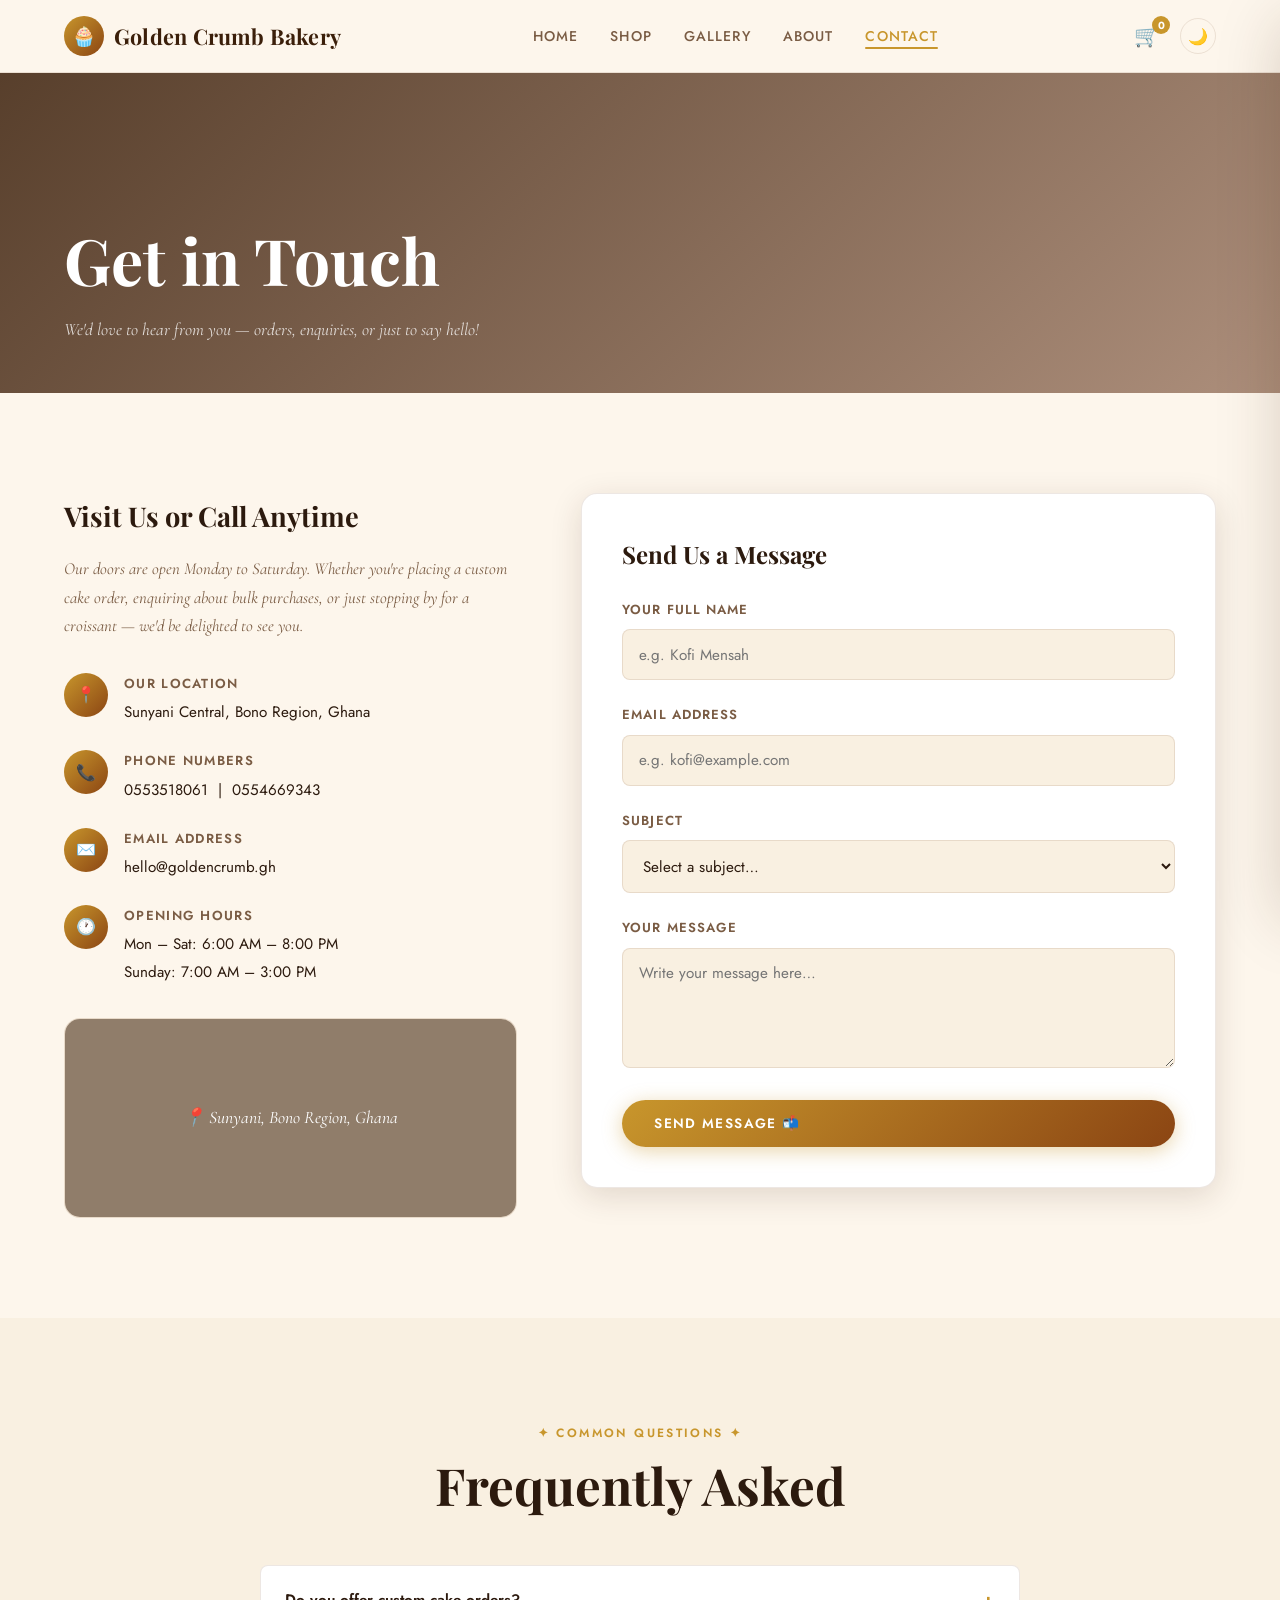
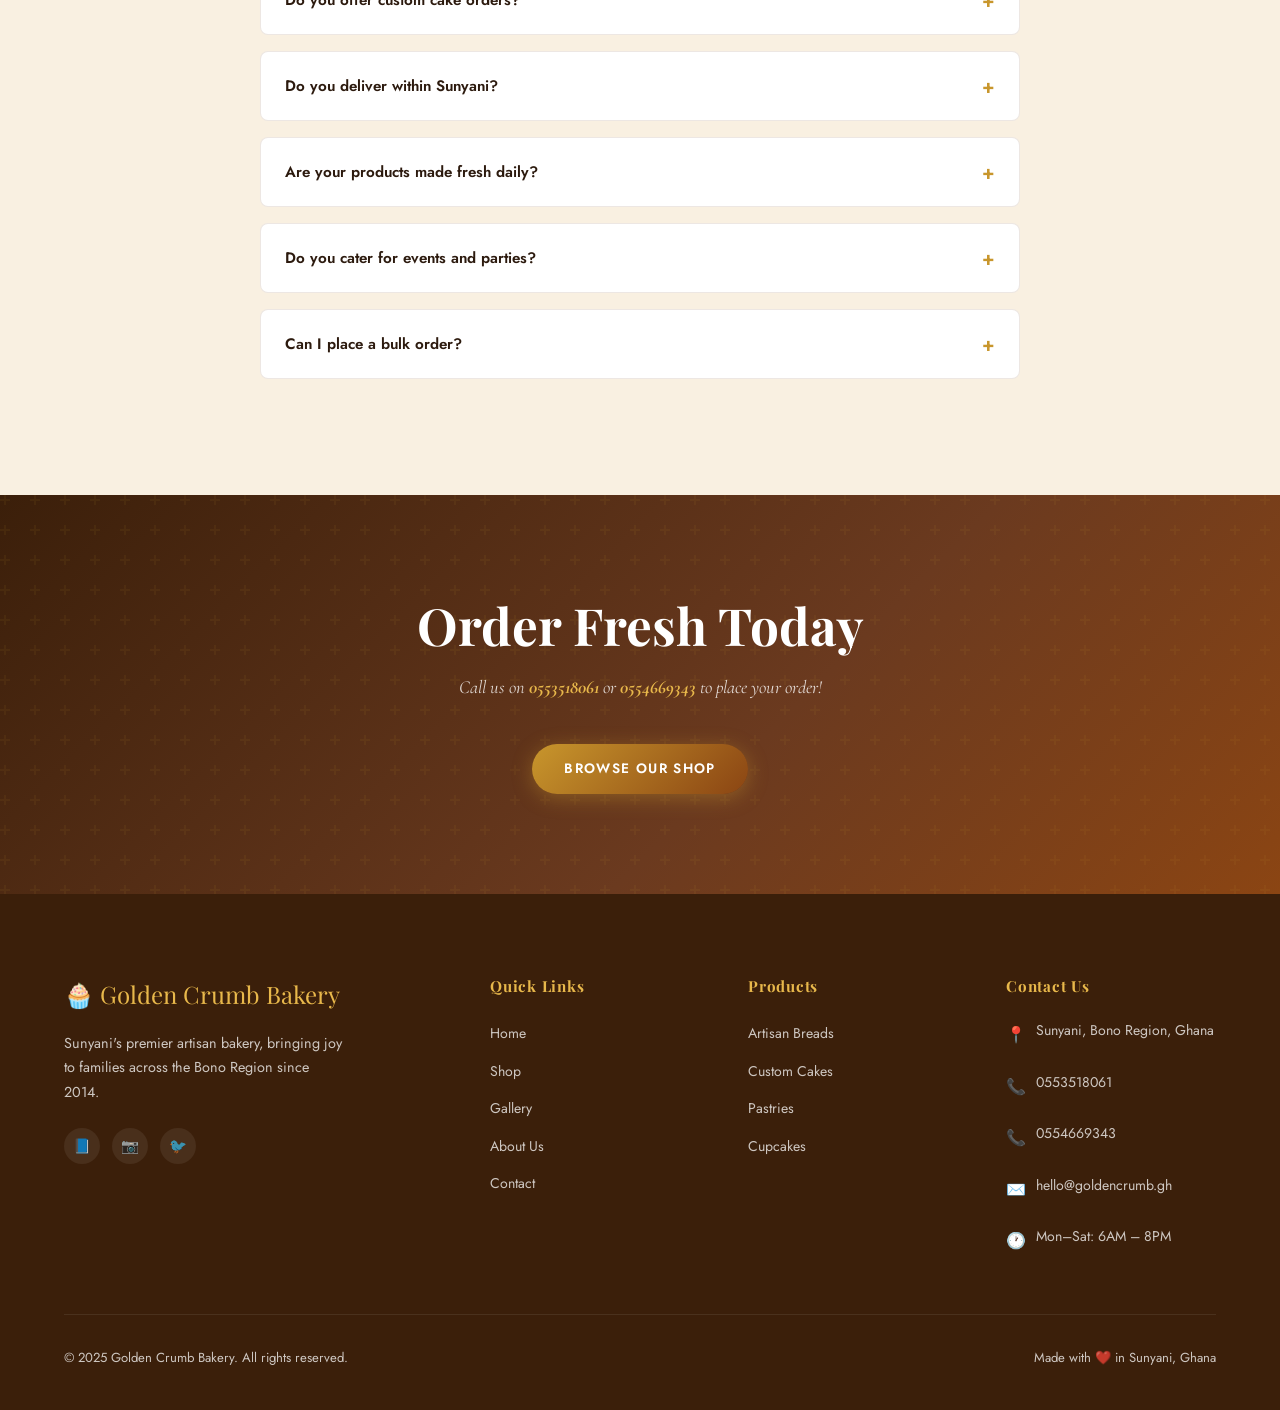
<file: WEB ENGINEERING PROJECT/contact.html>
<!DOCTYPE html>
<html lang="en">
<head>
  <meta charset="UTF-8">
  <meta name="viewport" content="width=device-width, initial-scale=1.0">
  <title>Contact – Golden Crumb Bakery, Sunyani</title>
  <link rel="stylesheet" href="styles.css">
  <style>
    .contact-hero {
      height: 320px;
      background: linear-gradient(135deg, rgba(59,31,10,0.85) 0%, rgba(107,58,31,0.55) 100%),
        url('https://images.unsplash.com/photo-1556742049-0cfed4f6a45d?w=1600&auto=format&fit=crop') center/cover;
      display: flex; align-items: flex-end; padding: 0 5% 3rem;
    }
  </style>
</head>
<body>

<div id="loader">
  <div class="loader-inner">
    <div class="loader-logo">🧁 Golden Crumb</div>
    <div class="loader-ring"></div>
  </div>
</div>

<nav class="navbar">
  <div class="nav-inner">
    <a href="index.html" class="nav-logo">
      <div class="logo-icon">🧁</div>
      <span>Golden Crumb Bakery</span>
    </a>
    <ul class="nav-links">
      <li><a href="index.html">Home</a></li>
      <li><a href="shop.html">Shop</a></li>
      <li><a href="gallery.html">Gallery</a></li>
      <li><a href="about.html">About</a></li>
      <li><a href="contact.html" class="active">Contact</a></li>
    </ul>
    <div class="nav-actions">
      <button class="btn-cart" id="cart-btn">🛒 <span class="cart-count">0</span></button>
      <button class="btn-theme" id="theme-toggle"><span id="theme-icon">🌙</span></button>
      <button class="btn-hamburger"><span></span><span></span><span></span></button>
    </div>
  </div>
  <div class="mobile-menu">
    <a href="index.html">Home</a>
    <a href="shop.html">Shop</a>
    <a href="gallery.html">Gallery</a>
    <a href="about.html">About</a>
    <a href="contact.html">Contact</a>
  </div>
</nav>

<div class="contact-hero">
  <div style="max-width:1280px; margin:0 auto; width:100%;">
    <h1 style="font-family:var(--font-display); font-size:clamp(2.5rem,5vw,4rem); color:#fff;">Get in Touch</h1>
    <p style="font-family:var(--font-accent); font-style:italic; color:rgba(255,255,255,0.78); font-size:1.1rem;">We'd love to hear from you — orders, enquiries, or just to say hello!</p>
  </div>
</div>

<section class="section">
  <div class="container">
    <div class="contact-grid">

      <!-- Contact Info -->
      <div>
        <div class="contact-info">
          <h3>Visit Us or Call Anytime</h3>
          <p>Our doors are open Monday to Saturday. Whether you're placing a custom cake order, enquiring about bulk purchases, or just stopping by for a croissant — we'd be delighted to see you.</p>
        </div>

        <div class="contact-item reveal">
          <div class="contact-icon">📍</div>
          <div class="contact-detail">
            <strong>Our Location</strong>
            <span>Sunyani Central, Bono Region, Ghana</span>
          </div>
        </div>

        <div class="contact-item reveal reveal-delay-1">
          <div class="contact-icon">📞</div>
          <div class="contact-detail">
            <strong>Phone Numbers</strong>
            <span>0553518061 &nbsp;|&nbsp; 0554669343</span>
          </div>
        </div>

        <div class="contact-item reveal reveal-delay-2">
          <div class="contact-icon">✉️</div>
          <div class="contact-detail">
            <strong>Email Address</strong>
            <span>hello@goldencrumb.gh</span>
          </div>
        </div>

        <div class="contact-item reveal reveal-delay-3">
          <div class="contact-icon">🕐</div>
          <div class="contact-detail">
            <strong>Opening Hours</strong>
            <span>Mon – Sat: 6:00 AM – 8:00 PM<br>Sunday: 7:00 AM – 3:00 PM</span>
          </div>
        </div>

        <!-- Map Placeholder -->
        <div class="map-placeholder reveal">
          <span>📍 Sunyani, Bono Region, Ghana</span>
        </div>
      </div>

      <!-- Contact Form -->
      <div class="contact-form-wrap reveal">
        <h3>Send Us a Message</h3>
        <div class="success-msg" id="contact-success">
          ✅ Thank you! Your message has been sent. We'll get back to you within 24 hours.
        </div>
        <form id="contact-form" novalidate>
          <div class="form-group">
            <label>Your Full Name</label>
            <input type="text" id="contact-name" placeholder="e.g. Kofi Mensah">
            <span class="error-msg">Please enter your name.</span>
          </div>
          <div class="form-group">
            <label>Email Address</label>
            <input type="email" id="contact-email" placeholder="e.g. kofi@example.com">
            <span class="error-msg">Please enter a valid email.</span>
          </div>
          <div class="form-group">
            <label>Subject</label>
            <select id="contact-subject">
              <option value="">Select a subject…</option>
              <option>Custom Cake Order</option>
              <option>Bulk Order Enquiry</option>
              <option>General Enquiry</option>
              <option>Feedback</option>
              <option>Partnership</option>
            </select>
          </div>
          <div class="form-group">
            <label>Your Message</label>
            <textarea id="contact-message" placeholder="Write your message here…"></textarea>
            <span class="error-msg">Please write your message.</span>
          </div>
          <button type="submit" class="btn btn-primary" style="width:100%;">Send Message 📬</button>
        </form>
      </div>

    </div>
  </div>
</section>

<!-- FAQ Section -->
<section class="section" style="background:var(--surface-2);">
  <div class="container">
    <div class="text-center" style="margin-bottom:3rem;">
      <span class="section-label reveal">✦ Common Questions ✦</span>
      <h2 class="section-title reveal reveal-delay-1">Frequently Asked</h2>
    </div>
    <div style="max-width:760px; margin:0 auto;" id="faq-list"></div>
  </div>
</section>

<!-- CTA -->
<section class="cta-section">
  <div class="container">
    <h2 class="section-title reveal" style="color:#fff;">Order Fresh Today</h2>
    <p class="section-subtitle reveal reveal-delay-1" style="color:rgba(255,255,255,0.8); margin:0 auto 2.5rem;">Call us on <strong style="color:var(--gold-light)">0553518061</strong> or <strong style="color:var(--gold-light)">0554669343</strong> to place your order!</p>
    <a href="shop.html" class="btn btn-primary reveal reveal-delay-2">Browse Our Shop</a>
  </div>
</section>

<footer class="footer">
  <div class="footer-grid">
    <div class="footer-brand">
      <div class="logo-text">🧁 Golden Crumb Bakery</div>
      <p>Sunyani's premier artisan bakery, bringing joy to families across the Bono Region since 2014.</p>
      <div class="footer-socials">
        <div class="footer-social-btn">📘</div>
        <div class="footer-social-btn">📷</div>
        <div class="footer-social-btn">🐦</div>
      </div>
    </div>
    <div class="footer-col"><h4>Quick Links</h4>
      <ul><li><a href="index.html">Home</a></li><li><a href="shop.html">Shop</a></li><li><a href="gallery.html">Gallery</a></li><li><a href="about.html">About Us</a></li><li><a href="contact.html">Contact</a></li></ul>
    </div>
    <div class="footer-col"><h4>Products</h4>
      <ul><li><a href="shop.html">Artisan Breads</a></li><li><a href="shop.html">Custom Cakes</a></li><li><a href="shop.html">Pastries</a></li><li><a href="shop.html">Cupcakes</a></li></ul>
    </div>
    <div class="footer-col"><h4>Contact Us</h4>
      <ul class="footer-contact">
        <li><span>📍</span><span>Sunyani, Bono Region, Ghana</span></li>
        <li><span>📞</span><span>0553518061</span></li>
        <li><span>📞</span><span>0554669343</span></li>
        <li><span>✉️</span><span>hello@goldencrumb.gh</span></li>
        <li><span>🕐</span><span>Mon–Sat: 6AM – 8PM</span></li>
      </ul>
    </div>
  </div>
  <div class="footer-bottom">
    <span>© 2025 Golden Crumb Bakery. All rights reserved.</span>
    <span>Made with ❤️ in Sunyani, Ghana</span>
  </div>
</footer>

<button id="back-to-top">↑</button>
<div id="cart-overlay" class="cart-overlay"></div>
<div id="cart-drawer" class="cart-drawer">
  <div class="cart-header"><h3>🛒 Your Cart</h3><button class="btn-close-cart" id="btn-close-cart">✕</button></div>
  <div class="cart-items" id="cart-items"></div>
  <div class="cart-footer">
    <div class="cart-total"><span>Total</span><span id="cart-total">GHS 0.00</span></div>
    <a href="shop.html" class="btn btn-primary" style="display:block; text-align:center; margin-top:0.5rem;">Shop Now</a>
  </div>
</div>

<script>
const faqs = [
  { q: 'Do you offer custom cake orders?', a: 'Absolutely! We specialise in custom cakes for weddings, birthdays, corporate events, and more. Please call us at least 3 days in advance for standard custom orders, or 7 days for complex tiered cakes.' },
  { q: 'Do you deliver within Sunyani?', a: 'Yes! We offer delivery across Sunyani and select areas in the Bono Region. Delivery fees vary by distance. Call us on 0553518061 or 0554669343 to arrange delivery.' },
  { q: 'Are your products made fresh daily?', a: 'Every single item is baked fresh each morning. We open at 6 AM and start baking from 4 AM. We do not stock day-old products.' },
  { q: 'Do you cater for events and parties?', a: 'Yes! We offer full event catering packages including pastry platters, custom cakes, and assorted baked goods. Contact us to discuss your requirements.' },
  { q: 'Can I place a bulk order?', a: 'Yes, bulk orders are welcome and come with discounted pricing. Please contact us at least 48 hours in advance for bulk orders.' },
];

const faqList = document.getElementById('faq-list');
faqList.innerHTML = faqs.map((f, i) => `
  <div style="background:var(--surface); border:1px solid var(--border); border-radius:var(--radius-sm); margin-bottom:1rem; overflow:hidden;" class="reveal${i ? ' reveal-delay-' + Math.min(i, 4) : ''}">
    <button onclick="this.parentElement.classList.toggle('open'); this.querySelector('.faq-icon').textContent = this.parentElement.classList.contains('open') ? '−' : '+';"
      style="width:100%; display:flex; justify-content:space-between; align-items:center; padding:1.25rem 1.5rem; background:none; border:none; cursor:pointer; font-family:var(--font-body); font-size:0.95rem; font-weight:600; color:var(--text-main); text-align:left;">
      ${f.q}
      <span class="faq-icon" style="color:var(--gold); font-size:1.2rem; margin-left:1rem; flex-shrink:0;">+</span>
    </button>
    <div style="max-height:0; overflow:hidden; transition:max-height 0.3s ease, padding 0.3s;" class="faq-body">
      <p style="padding:0 1.5rem 1.25rem; color:var(--text-muted); font-size:0.92rem; line-height:1.7;">${f.a}</p>
    </div>
  </div>
`).join('');

// FAQ toggle animation
document.querySelectorAll('#faq-list > div > button').forEach(btn => {
  btn.addEventListener('click', () => {
    const body = btn.nextElementSibling;
    const isOpen = btn.parentElement.classList.contains('open');
    body.style.maxHeight = isOpen ? body.scrollHeight + 'px' : '0';
    body.style.paddingBottom = isOpen ? '' : '0';
    // Wait for toggle then update
    setTimeout(() => {
      if (!btn.parentElement.classList.contains('open')) body.style.maxHeight = '0';
    }, 10);
  });
});
</script>
<script src="script.js"></script>
</body>
</html>
</file>
<file: WEB ENGINEERING PROJECT/styles.css>
/* ===================================================
   GOLDEN CRUMB BAKERY – Main Stylesheet
   Sunyani, Bono Region, Ghana
   =================================================== */

@import url('https://fonts.googleapis.com/css2?family=Playfair+Display:ital,wght@0,400;0,600;0,700;1,400;1,600&family=Cormorant+Garamond:ital,wght@0,300;0,400;0,500;0,600;1,400&family=Jost:wght@300;400;500;600&display=swap');

/* ── CSS Variables ───────────────────────────────── */
:root {
  --cream:        #FDF6EC;
  --cream-dark:   #F5E9D3;
  --brown-deep:   #3B1F0A;
  --brown-mid:    #6B3A1F;
  --brown-warm:   #8B4513;
  --gold:         #C8962C;
  --gold-light:   #E8B84B;
  --gold-pale:    #F5D78E;
  --text-main:    #2C1A0E;
  --text-muted:   #7A5C44;
  --white:        #FFFFFF;
  --shadow-sm:    0 2px 12px rgba(59,31,10,0.08);
  --shadow-md:    0 8px 32px rgba(59,31,10,0.14);
  --shadow-lg:    0 20px 60px rgba(59,31,10,0.18);
  --radius-sm:    8px;
  --radius-md:    16px;
  --radius-lg:    28px;
  --transition:   all 0.35s cubic-bezier(0.4, 0, 0.2, 1);
  --font-display: 'Playfair Display', Georgia, serif;
  --font-body:    'Jost', sans-serif;
  --font-accent:  'Cormorant Garamond', serif;

  /* BG & surface */
  --bg:           #FDF6EC;
  --surface:      #FFFFFF;
  --surface-2:    #F9F0E1;
  --border:       rgba(107,58,31,0.12);
}

[data-theme="dark"] {
  --bg:           #1A0E06;
  --surface:      #241208;
  --surface-2:    #2E1A0C;
  --cream:        #2E1A0C;
  --cream-dark:   #241208;
  --text-main:    #F5E9D3;
  --text-muted:   #B8956A;
  --border:       rgba(200,150,44,0.15);
  --shadow-sm:    0 2px 12px rgba(0,0,0,0.3);
  --shadow-md:    0 8px 32px rgba(0,0,0,0.4);
  --shadow-lg:    0 20px 60px rgba(0,0,0,0.5);
}

/* ── Reset & Base ────────────────────────────────── */
*, *::before, *::after { box-sizing: border-box; margin: 0; padding: 0; }

html {
  scroll-behavior: smooth;
  font-size: 16px;
}

body {
  font-family: var(--font-body);
  background: var(--bg);
  color: var(--text-main);
  line-height: 1.7;
  overflow-x: hidden;
  transition: background 0.4s ease, color 0.4s ease;
}

img { display: block; max-width: 100%; }
a  { text-decoration: none; color: inherit; }
ul { list-style: none; }

/* ── Loading Screen ──────────────────────────────── */
#loader {
  position: fixed; inset: 0;
  background: var(--brown-deep);
  display: flex;
  align-items: center;
  justify-content: center;
  z-index: 9999;
  transition: opacity 0.6s ease, visibility 0.6s ease;
}
#loader.hidden { opacity: 0; visibility: hidden; }

.loader-inner {
  text-align: center;
}
.loader-logo {
  font-family: var(--font-display);
  font-size: 2.2rem;
  color: var(--gold-light);
  letter-spacing: 0.08em;
  margin-bottom: 1.5rem;
  animation: pulse 1.5s ease infinite;
}
.loader-ring {
  width: 50px; height: 50px;
  border: 3px solid rgba(200,150,44,0.25);
  border-top-color: var(--gold);
  border-radius: 50%;
  animation: spin 0.9s linear infinite;
  margin: 0 auto;
}

@keyframes spin    { to { transform: rotate(360deg); } }
@keyframes pulse   { 0%,100% { opacity: 1; } 50% { opacity: 0.5; } }

/* ── Navbar ──────────────────────────────────────── */
.navbar {
  position: sticky; top: 0; z-index: 1000;
  background: rgba(253,246,236,0.92);
  backdrop-filter: blur(18px);
  -webkit-backdrop-filter: blur(18px);
  border-bottom: 1px solid var(--border);
  padding: 0 5%;
  transition: var(--transition);
}
[data-theme="dark"] .navbar {
  background: rgba(26,14,6,0.92);
}
.navbar.scrolled {
  box-shadow: var(--shadow-md);
}

.nav-inner {
  max-width: 1280px;
  margin: 0 auto;
  display: flex;
  align-items: center;
  justify-content: space-between;
  height: 72px;
}

.nav-logo {
  display: flex; align-items: center; gap: 10px;
}
.nav-logo .logo-icon {
  width: 40px; height: 40px;
  background: linear-gradient(135deg, var(--gold), var(--brown-warm));
  border-radius: 50%;
  display: flex; align-items: center; justify-content: center;
  font-size: 1.2rem;
  color: var(--white);
  flex-shrink: 0;
}
.nav-logo span {
  font-family: var(--font-display);
  font-size: 1.35rem;
  font-weight: 700;
  color: var(--brown-deep);
  letter-spacing: 0.01em;
  transition: color 0.3s;
}
[data-theme="dark"] .nav-logo span { color: var(--gold-light); }

.nav-links {
  display: flex; gap: 2rem;
  align-items: center;
}
.nav-links a {
  font-size: 0.88rem;
  font-weight: 500;
  letter-spacing: 0.08em;
  text-transform: uppercase;
  color: var(--text-muted);
  position: relative;
  padding-bottom: 3px;
  transition: color 0.25s;
}
.nav-links a::after {
  content: '';
  position: absolute; bottom: 0; left: 0;
  width: 0; height: 2px;
  background: var(--gold);
  transition: width 0.3s ease;
  border-radius: 2px;
}
.nav-links a:hover,
.nav-links a.active {
  color: var(--gold);
}
.nav-links a:hover::after,
.nav-links a.active::after {
  width: 100%;
}

.nav-actions {
  display: flex; align-items: center; gap: 1rem;
}

.btn-cart {
  position: relative;
  background: none;
  border: none;
  cursor: pointer;
  font-size: 1.3rem;
  color: var(--text-muted);
  transition: color 0.25s;
  padding: 4px;
}
.btn-cart:hover { color: var(--gold); }

.cart-count {
  position: absolute;
  top: -4px; right: -6px;
  background: var(--gold);
  color: var(--white);
  font-size: 0.65rem;
  font-weight: 700;
  min-width: 18px; height: 18px;
  border-radius: 50%;
  display: flex; align-items: center; justify-content: center;
  font-family: var(--font-body);
  transition: transform 0.2s;
}
.cart-count.bump { transform: scale(1.4); }

.btn-theme {
  background: none;
  border: 1.5px solid var(--border);
  border-radius: 50%;
  width: 36px; height: 36px;
  cursor: pointer;
  font-size: 1rem;
  display: flex; align-items: center; justify-content: center;
  color: var(--text-muted);
  transition: var(--transition);
}
.btn-theme:hover {
  background: var(--gold);
  border-color: var(--gold);
  color: var(--white);
  transform: rotate(20deg);
}

.btn-hamburger {
  display: none;
  flex-direction: column;
  gap: 5px;
  background: none;
  border: none;
  cursor: pointer;
  padding: 4px;
}
.btn-hamburger span {
  display: block;
  width: 24px; height: 2px;
  background: var(--text-main);
  border-radius: 2px;
  transition: var(--transition);
}
.btn-hamburger.open span:nth-child(1) { transform: rotate(45deg) translate(5px,5px); }
.btn-hamburger.open span:nth-child(2) { opacity: 0; }
.btn-hamburger.open span:nth-child(3) { transform: rotate(-45deg) translate(5px,-5px); }

.mobile-menu {
  display: none;
  flex-direction: column;
  gap: 0;
  background: var(--surface);
  border-top: 1px solid var(--border);
  padding: 1rem 5%;
}
.mobile-menu.open { display: flex; }
.mobile-menu a {
  padding: 0.75rem 0;
  font-weight: 500;
  font-size: 0.95rem;
  color: var(--text-main);
  border-bottom: 1px solid var(--border);
  letter-spacing: 0.05em;
}
.mobile-menu a:last-child { border-bottom: none; }

/* ── Buttons ─────────────────────────────────────── */
.btn {
  display: inline-flex;
  align-items: center;
  gap: 8px;
  font-family: var(--font-body);
  font-size: 0.85rem;
  font-weight: 600;
  letter-spacing: 0.1em;
  text-transform: uppercase;
  border: none;
  border-radius: 100px;
  cursor: pointer;
  padding: 0.85rem 2rem;
  transition: var(--transition);
}

.btn-primary {
  background: linear-gradient(135deg, var(--gold), var(--brown-warm));
  color: var(--white);
  box-shadow: 0 4px 20px rgba(200,150,44,0.4);
}
.btn-primary:hover {
  transform: translateY(-2px);
  box-shadow: 0 8px 30px rgba(200,150,44,0.5);
  filter: brightness(1.07);
}
.btn-primary:active { transform: translateY(0); }

.btn-outline {
  background: transparent;
  border: 2px solid var(--gold);
  color: var(--gold);
}
.btn-outline:hover {
  background: var(--gold);
  color: var(--white);
  transform: translateY(-2px);
}

.btn-ghost {
  background: rgba(200,150,44,0.1);
  color: var(--gold);
  border: 1.5px solid rgba(200,150,44,0.25);
}
.btn-ghost:hover {
  background: var(--gold);
  color: var(--white);
}

/* ── Section Utilities ───────────────────────────── */
.section { padding: 100px 5%; }
.section-sm { padding: 60px 5%; }
.container { max-width: 1280px; margin: 0 auto; }

.section-label {
  display: inline-block;
  font-family: var(--font-body);
  font-size: 0.75rem;
  font-weight: 600;
  letter-spacing: 0.2em;
  text-transform: uppercase;
  color: var(--gold);
  margin-bottom: 0.75rem;
}

.section-title {
  font-family: var(--font-display);
  font-size: clamp(2rem, 4vw, 3.2rem);
  font-weight: 700;
  line-height: 1.2;
  color: var(--text-main);
  margin-bottom: 1rem;
}
[data-theme="dark"] .section-title { color: var(--cream-dark); filter: brightness(3); }

.section-subtitle {
  font-family: var(--font-accent);
  font-size: 1.15rem;
  color: var(--text-muted);
  max-width: 560px;
  font-style: italic;
}

.text-center { text-align: center; }
.text-center .section-subtitle { margin: 0 auto; }

/* ── Hero ────────────────────────────────────────── */
.hero {
  position: relative;
  min-height: 94vh;
  display: flex;
  align-items: center;
  overflow: hidden;
}

.hero-bg {
  position: absolute; inset: 0;
  background:
    linear-gradient(135deg, rgba(59,31,10,0.78) 0%, rgba(107,58,31,0.55) 60%, transparent 100%),
    url('https://images.unsplash.com/photo-1555507036-ab1f4038808a?w=1600&auto=format&fit=crop') center/cover no-repeat;
  will-change: transform;
}
.hero-bg::after {
  content: '';
  position: absolute; inset: 0;
  background: radial-gradient(ellipse at 70% 50%, rgba(200,150,44,0.12) 0%, transparent 60%);
}

.hero-content {
  position: relative;
  z-index: 2;
  padding: 0 5%;
  max-width: 1280px;
  margin: 0 auto;
  width: 100%;
}

.hero-eyebrow {
  font-family: var(--font-body);
  font-size: 0.78rem;
  font-weight: 600;
  letter-spacing: 0.25em;
  text-transform: uppercase;
  color: var(--gold-light);
  margin-bottom: 1.5rem;
  opacity: 0;
  transform: translateY(20px);
  animation: fadeUp 0.8s 0.3s forwards;
}

.hero h1 {
  font-family: var(--font-display);
  font-size: clamp(2.8rem, 6vw, 5.5rem);
  font-weight: 700;
  line-height: 1.1;
  color: var(--white);
  max-width: 700px;
  margin-bottom: 1.5rem;
  opacity: 0;
  transform: translateY(30px);
  animation: fadeUp 0.9s 0.5s forwards;
}

.hero h1 em {
  font-style: italic;
  color: var(--gold-light);
}

.hero-subtitle {
  font-family: var(--font-accent);
  font-size: 1.2rem;
  font-style: italic;
  color: rgba(255,255,255,0.82);
  max-width: 500px;
  margin-bottom: 2.5rem;
  opacity: 0;
  transform: translateY(20px);
  animation: fadeUp 0.9s 0.7s forwards;
}

.hero-cta {
  display: flex; gap: 1rem; flex-wrap: wrap;
  opacity: 0;
  transform: translateY(20px);
  animation: fadeUp 0.9s 0.9s forwards;
}

.hero-badge {
  position: absolute;
  right: 8%;
  bottom: 10%;
  width: 130px; height: 130px;
  background: var(--gold);
  border-radius: 50%;
  display: flex; flex-direction: column;
  align-items: center; justify-content: center;
  text-align: center;
  gap: 2px;
  animation: rotate 20s linear infinite;
  z-index: 2;
}
.hero-badge span:first-child {
  font-family: var(--font-display);
  font-size: 2.2rem;
  font-weight: 700;
  color: var(--white);
  line-height: 1;
}
.hero-badge span:last-child {
  font-size: 0.65rem;
  letter-spacing: 0.1em;
  text-transform: uppercase;
  color: rgba(255,255,255,0.85);
  font-weight: 600;
  max-width: 70px;
  text-align: center;
}

@keyframes rotate {
  from { transform: rotate(0deg); }
  to   { transform: rotate(360deg); }
}
@keyframes fadeUp {
  to { opacity: 1; transform: translateY(0); }
}

/* ── Product Cards ───────────────────────────────── */
.products-grid {
  display: grid;
  grid-template-columns: repeat(auto-fill, minmax(260px, 1fr));
  gap: 2rem;
}

.product-card {
  background: var(--surface);
  border-radius: var(--radius-md);
  overflow: hidden;
  box-shadow: var(--shadow-sm);
  transition: var(--transition);
  border: 1px solid var(--border);
  cursor: pointer;
  position: relative;
}
.product-card:hover {
  transform: translateY(-8px);
  box-shadow: var(--shadow-lg);
}

.product-img-wrap {
  position: relative;
  overflow: hidden;
  aspect-ratio: 4/3;
}
.product-img-wrap img {
  width: 100%; height: 100%;
  object-fit: cover;
  transition: transform 0.5s ease;
}
.product-card:hover .product-img-wrap img {
  transform: scale(1.08);
}

.product-badge {
  position: absolute; top: 12px; left: 12px;
  background: var(--gold);
  color: var(--white);
  font-size: 0.7rem;
  font-weight: 700;
  letter-spacing: 0.1em;
  text-transform: uppercase;
  padding: 4px 10px;
  border-radius: 100px;
}

.product-overlay {
  position: absolute; inset: 0;
  background: rgba(59,31,10,0.55);
  display: flex; align-items: center; justify-content: center;
  gap: 0.75rem;
  opacity: 0;
  transition: opacity 0.3s ease;
}
.product-card:hover .product-overlay { opacity: 1; }

.product-body {
  padding: 1.25rem;
}
.product-cat {
  font-size: 0.7rem;
  font-weight: 600;
  letter-spacing: 0.15em;
  text-transform: uppercase;
  color: var(--gold);
  margin-bottom: 0.35rem;
}
.product-name {
  font-family: var(--font-display);
  font-size: 1.1rem;
  font-weight: 600;
  color: var(--text-main);
  margin-bottom: 0.75rem;
  line-height: 1.3;
}
[data-theme="dark"] .product-name { color: var(--gold-pale); }

.product-footer {
  display: flex;
  align-items: center;
  justify-content: space-between;
}
.product-price {
  font-family: var(--font-display);
  font-size: 1.3rem;
  font-weight: 700;
  color: var(--brown-warm);
}
[data-theme="dark"] .product-price { color: var(--gold-light); }

.btn-add-cart {
  background: var(--gold);
  color: var(--white);
  border: none;
  border-radius: 100px;
  padding: 0.45rem 1rem;
  font-size: 0.78rem;
  font-weight: 600;
  letter-spacing: 0.08em;
  cursor: pointer;
  transition: var(--transition);
  font-family: var(--font-body);
}
.btn-add-cart:hover {
  background: var(--brown-warm);
  transform: scale(1.04);
  box-shadow: 0 4px 16px rgba(200,150,44,0.4);
}

/* ── Testimonials ────────────────────────────────── */
.testimonials-grid {
  display: grid;
  grid-template-columns: repeat(auto-fill, minmax(300px, 1fr));
  gap: 2rem;
}

.testimonial-card {
  background: var(--surface);
  border-radius: var(--radius-md);
  padding: 2rem;
  box-shadow: var(--shadow-sm);
  border: 1px solid var(--border);
  transition: var(--transition);
  position: relative;
}
.testimonial-card::before {
  content: '"';
  position: absolute;
  top: 1rem; left: 1.5rem;
  font-family: var(--font-display);
  font-size: 5rem;
  color: var(--gold-pale);
  line-height: 1;
  pointer-events: none;
}
[data-theme="dark"] .testimonial-card::before { color: rgba(200,150,44,0.15); }

.testimonial-card:hover {
  transform: translateY(-4px);
  box-shadow: var(--shadow-md);
}

.testimonial-stars {
  color: var(--gold);
  font-size: 1.1rem;
  margin-bottom: 1rem;
  letter-spacing: 2px;
}

.testimonial-text {
  font-family: var(--font-accent);
  font-style: italic;
  font-size: 1.05rem;
  color: var(--text-muted);
  margin-bottom: 1.5rem;
  line-height: 1.7;
}

.testimonial-author {
  display: flex; align-items: center; gap: 0.75rem;
}
.author-avatar {
  width: 44px; height: 44px;
  border-radius: 50%;
  object-fit: cover;
  border: 2px solid var(--gold-pale);
}
.author-name {
  font-weight: 600;
  font-size: 0.9rem;
  color: var(--text-main);
}
.author-loc {
  font-size: 0.75rem;
  color: var(--text-muted);
}

/* ── CTA Banner ──────────────────────────────────── */
.cta-section {
  background: linear-gradient(135deg, var(--brown-deep) 0%, var(--brown-mid) 60%, var(--brown-warm) 100%);
  position: relative;
  overflow: hidden;
  padding: 100px 5%;
  text-align: center;
}
.cta-section::before {
  content: '';
  position: absolute; inset: 0;
  background: url("data:image/svg+xml,%3Csvg width='60' height='60' viewBox='0 0 60 60' xmlns='http://www.w3.org/2000/svg'%3E%3Cg fill='none' fill-rule='evenodd'%3E%3Cg fill='%23c8962c' fill-opacity='0.07'%3E%3Cpath d='M36 34v-4h-2v4h-4v2h4v4h2v-4h4v-2h-4zm0-30V0h-2v4h-4v2h4v4h2V6h4V4h-4zM6 34v-4H4v4H0v2h4v4h2v-4h4v-2H6zM6 4V0H4v4H0v2h4v4h2V6h4V4H6z'/%3E%3C/g%3E%3C/g%3E%3C/svg%3E");
}

.cta-section .section-title { color: var(--white); }
.cta-section .section-subtitle { color: rgba(255,255,255,0.75); margin: 0 auto 2.5rem; }

/* ── Footer ──────────────────────────────────────── */
.footer {
  background: var(--brown-deep);
  color: rgba(255,255,255,0.75);
  padding: 80px 5% 40px;
}

.footer-grid {
  max-width: 1280px;
  margin: 0 auto;
  display: grid;
  grid-template-columns: 1.8fr 1fr 1fr 1fr;
  gap: 3rem;
  padding-bottom: 3rem;
  border-bottom: 1px solid rgba(255,255,255,0.08);
}

.footer-brand .logo-text {
  font-family: var(--font-display);
  font-size: 1.5rem;
  color: var(--gold-light);
  margin-bottom: 1rem;
}
.footer-brand p {
  font-size: 0.9rem;
  line-height: 1.7;
  max-width: 280px;
}
.footer-socials {
  display: flex; gap: 0.75rem;
  margin-top: 1.5rem;
}
.footer-social-btn {
  width: 36px; height: 36px;
  background: rgba(255,255,255,0.07);
  border-radius: 50%;
  display: flex; align-items: center; justify-content: center;
  font-size: 0.9rem;
  transition: var(--transition);
  cursor: pointer;
}
.footer-social-btn:hover {
  background: var(--gold);
  color: var(--white);
  transform: translateY(-3px);
}

.footer-col h4 {
  font-family: var(--font-display);
  font-size: 0.95rem;
  color: var(--gold-light);
  margin-bottom: 1.2rem;
  letter-spacing: 0.05em;
}
.footer-col ul { display: flex; flex-direction: column; gap: 0.65rem; }
.footer-col ul a {
  font-size: 0.88rem;
  transition: color 0.2s;
}
.footer-col ul a:hover { color: var(--gold-light); }

.footer-contact li {
  display: flex; align-items: flex-start; gap: 0.6rem;
  font-size: 0.88rem;
  margin-bottom: 0.75rem;
}
.footer-contact li span:first-child { color: var(--gold); font-size: 1rem; margin-top: 2px; }

.footer-bottom {
  max-width: 1280px;
  margin: 2rem auto 0;
  display: flex;
  align-items: center;
  justify-content: space-between;
  flex-wrap: wrap;
  gap: 1rem;
  font-size: 0.82rem;
}
.footer-bottom a { transition: color 0.2s; }
.footer-bottom a:hover { color: var(--gold-light); }

/* ── Notification Toast ──────────────────────────── */
.toast-container {
  position: fixed;
  bottom: 2rem; right: 2rem;
  z-index: 5000;
  display: flex; flex-direction: column; gap: 0.75rem;
}

.toast {
  background: var(--surface);
  border-left: 4px solid var(--gold);
  border-radius: var(--radius-sm);
  padding: 1rem 1.5rem;
  box-shadow: var(--shadow-md);
  display: flex; align-items: center; gap: 0.75rem;
  font-size: 0.9rem;
  font-weight: 500;
  color: var(--text-main);
  max-width: 320px;
  animation: slideInRight 0.4s cubic-bezier(0.4,0,0.2,1) forwards;
  transition: opacity 0.3s, transform 0.3s;
}
.toast.removing {
  opacity: 0;
  transform: translateX(100%);
}
.toast-icon { font-size: 1.2rem; }

@keyframes slideInRight {
  from { opacity: 0; transform: translateX(100%); }
  to   { opacity: 1; transform: translateX(0); }
}

/* ── Back to Top ─────────────────────────────────── */
#back-to-top {
  position: fixed;
  bottom: 2rem; left: 2rem;
  width: 44px; height: 44px;
  background: var(--gold);
  color: var(--white);
  border: none;
  border-radius: 50%;
  font-size: 1.1rem;
  cursor: pointer;
  display: flex; align-items: center; justify-content: center;
  box-shadow: var(--shadow-md);
  transition: var(--transition);
  opacity: 0;
  visibility: hidden;
  z-index: 999;
}
#back-to-top.visible {
  opacity: 1; visibility: visible;
}
#back-to-top:hover {
  background: var(--brown-warm);
  transform: translateY(-4px);
}

/* ── Cart Drawer ─────────────────────────────────── */
.cart-overlay {
  position: fixed; inset: 0;
  background: rgba(0,0,0,0.5);
  z-index: 3000;
  opacity: 0;
  visibility: hidden;
  transition: var(--transition);
}
.cart-overlay.open { opacity: 1; visibility: visible; }

.cart-drawer {
  position: fixed;
  top: 0; right: -420px;
  width: min(420px, 100vw);
  height: 100%;
  background: var(--surface);
  z-index: 3001;
  transition: right 0.4s cubic-bezier(0.4,0,0.2,1);
  display: flex; flex-direction: column;
  box-shadow: var(--shadow-lg);
}
.cart-drawer.open { right: 0; }

.cart-header {
  display: flex;
  align-items: center;
  justify-content: space-between;
  padding: 1.5rem;
  border-bottom: 1px solid var(--border);
}
.cart-header h3 {
  font-family: var(--font-display);
  font-size: 1.3rem;
  color: var(--text-main);
}
.btn-close-cart {
  background: none; border: none;
  font-size: 1.4rem;
  cursor: pointer;
  color: var(--text-muted);
  transition: color 0.2s;
}
.btn-close-cart:hover { color: var(--text-main); }

.cart-items {
  flex: 1;
  overflow-y: auto;
  padding: 1rem;
  scrollbar-width: thin;
}

.cart-item {
  display: flex; align-items: center; gap: 1rem;
  padding: 0.85rem;
  border-radius: var(--radius-sm);
  border-bottom: 1px solid var(--border);
  margin-bottom: 0.5rem;
}
.cart-item img {
  width: 64px; height: 64px;
  border-radius: var(--radius-sm);
  object-fit: cover;
  flex-shrink: 0;
}
.cart-item-info { flex: 1; }
.cart-item-name {
  font-weight: 600;
  font-size: 0.92rem;
  margin-bottom: 0.25rem;
  color: var(--text-main);
}
.cart-item-price {
  font-size: 0.9rem;
  color: var(--gold);
  font-weight: 600;
}
.cart-item-qty {
  display: flex; align-items: center; gap: 0.5rem;
}
.btn-qty {
  background: var(--surface-2);
  border: none;
  width: 26px; height: 26px;
  border-radius: 50%;
  cursor: pointer;
  font-size: 1rem;
  color: var(--text-main);
  transition: var(--transition);
  display: flex; align-items: center; justify-content: center;
}
.btn-qty:hover { background: var(--gold); color: var(--white); }
.qty-num {
  font-weight: 700;
  font-size: 0.9rem;
  min-width: 20px;
  text-align: center;
}

.cart-footer {
  padding: 1.5rem;
  border-top: 1px solid var(--border);
}
.cart-total {
  display: flex;
  justify-content: space-between;
  font-family: var(--font-display);
  font-size: 1.1rem;
  font-weight: 700;
  margin-bottom: 1.25rem;
  color: var(--text-main);
}
.cart-empty {
  text-align: center;
  padding: 3rem 1rem;
  color: var(--text-muted);
  font-family: var(--font-accent);
  font-style: italic;
  font-size: 1.1rem;
}
.cart-empty span { display: block; font-size: 3rem; margin-bottom: 1rem; }

/* ── Modal ───────────────────────────────────────── */
.modal-overlay {
  position: fixed; inset: 0;
  background: rgba(0,0,0,0.6);
  z-index: 4000;
  display: flex; align-items: center; justify-content: center;
  padding: 1rem;
  opacity: 0;
  visibility: hidden;
  transition: var(--transition);
}
.modal-overlay.open { opacity: 1; visibility: visible; }

.modal {
  background: var(--surface);
  border-radius: var(--radius-md);
  padding: 2.5rem;
  max-width: 520px;
  width: 100%;
  box-shadow: var(--shadow-lg);
  transform: scale(0.9) translateY(20px);
  transition: transform 0.35s cubic-bezier(0.4,0,0.2,1);
  max-height: 90vh;
  overflow-y: auto;
}
.modal-overlay.open .modal {
  transform: scale(1) translateY(0);
}
.modal-header {
  display: flex; justify-content: space-between; align-items: center;
  margin-bottom: 2rem;
}
.modal-header h3 {
  font-family: var(--font-display);
  font-size: 1.5rem;
  color: var(--text-main);
}
.btn-close-modal {
  background: none; border: none;
  font-size: 1.5rem;
  cursor: pointer;
  color: var(--text-muted);
  transition: color 0.2s;
}
.btn-close-modal:hover { color: var(--text-main); }

/* ── Forms ───────────────────────────────────────── */
.form-group {
  margin-bottom: 1.5rem;
}
.form-group label {
  display: block;
  font-size: 0.82rem;
  font-weight: 600;
  letter-spacing: 0.08em;
  text-transform: uppercase;
  color: var(--text-muted);
  margin-bottom: 0.5rem;
}
.form-group input,
.form-group textarea,
.form-group select {
  width: 100%;
  background: var(--surface-2);
  border: 1.5px solid var(--border);
  border-radius: var(--radius-sm);
  padding: 0.85rem 1rem;
  font-family: var(--font-body);
  font-size: 0.95rem;
  color: var(--text-main);
  transition: border-color 0.25s, box-shadow 0.25s;
  outline: none;
  resize: vertical;
}
.form-group input:focus,
.form-group textarea:focus,
.form-group select:focus {
  border-color: var(--gold);
  box-shadow: 0 0 0 3px rgba(200,150,44,0.15);
}
.form-group textarea { min-height: 120px; }

.error-msg {
  font-size: 0.78rem;
  color: #E53E3E;
  margin-top: 0.4rem;
  display: none;
}
.form-group.error input,
.form-group.error textarea {
  border-color: #E53E3E;
}
.form-group.error .error-msg { display: block; }

.star-rating {
  display: flex; gap: 0.4rem;
  margin-top: 0.25rem;
}
.star-btn {
  background: none; border: none;
  font-size: 1.6rem;
  color: var(--border);
  cursor: pointer;
  transition: color 0.2s, transform 0.2s;
}
.star-btn.active,
.star-btn:hover { color: var(--gold); transform: scale(1.2); }

/* ── Filter Tabs ─────────────────────────────────── */
.filter-tabs {
  display: flex; gap: 0.75rem; flex-wrap: wrap;
  margin-bottom: 2.5rem;
}
.filter-tab {
  background: var(--surface);
  border: 1.5px solid var(--border);
  border-radius: 100px;
  padding: 0.5rem 1.4rem;
  font-family: var(--font-body);
  font-size: 0.83rem;
  font-weight: 600;
  letter-spacing: 0.07em;
  text-transform: uppercase;
  cursor: pointer;
  color: var(--text-muted);
  transition: var(--transition);
}
.filter-tab.active,
.filter-tab:hover {
  background: var(--gold);
  border-color: var(--gold);
  color: var(--white);
}

/* ── Gallery ─────────────────────────────────────── */
.gallery-grid {
  display: grid;
  grid-template-columns: repeat(auto-fill, minmax(280px, 1fr));
  gap: 1.25rem;
}

.gallery-item {
  position: relative;
  border-radius: var(--radius-md);
  overflow: hidden;
  cursor: pointer;
  aspect-ratio: 1;
}
.gallery-item img {
  width: 100%; height: 100%;
  object-fit: cover;
  transition: transform 0.5s ease;
}
.gallery-item:hover img { transform: scale(1.07); }

.gallery-item-overlay {
  position: absolute; inset: 0;
  background: linear-gradient(to top, rgba(59,31,10,0.7) 0%, transparent 60%);
  opacity: 0;
  transition: opacity 0.3s;
  display: flex; align-items: flex-end;
  padding: 1.25rem;
}
.gallery-item:hover .gallery-item-overlay { opacity: 1; }

.gallery-item-title {
  font-family: var(--font-display);
  font-size: 1.05rem;
  color: var(--white);
  font-style: italic;
}

/* Lightbox */
.lightbox {
  position: fixed; inset: 0;
  background: rgba(0,0,0,0.93);
  z-index: 6000;
  display: flex;
  align-items: center; justify-content: center;
  opacity: 0;
  visibility: hidden;
  transition: var(--transition);
}
.lightbox.open { opacity: 1; visibility: visible; }
.lightbox img {
  max-width: 90vw; max-height: 85vh;
  border-radius: var(--radius-md);
  object-fit: contain;
  transform: scale(0.9);
  transition: transform 0.35s ease;
}
.lightbox.open img { transform: scale(1); }

.lightbox-close {
  position: absolute; top: 1.5rem; right: 1.5rem;
  background: rgba(255,255,255,0.1);
  border: none; border-radius: 50%;
  width: 48px; height: 48px;
  font-size: 1.2rem;
  color: white;
  cursor: pointer;
  transition: var(--transition);
}
.lightbox-close:hover { background: var(--gold); }

.lightbox-caption {
  position: absolute; bottom: 2rem;
  font-family: var(--font-display);
  font-style: italic;
  color: rgba(255,255,255,0.7);
  font-size: 1rem;
}

/* ── About Page ──────────────────────────────────── */
.about-banner {
  height: 480px;
  background:
    linear-gradient(135deg, rgba(59,31,10,0.8) 0%, rgba(107,58,31,0.5) 100%),
    url('https://images.unsplash.com/photo-1568254183919-78a4f43a2877?w=1600&auto=format&fit=crop') center/cover;
  display: flex; align-items: center; justify-content: center;
  text-align: center;
  padding: 2rem;
}
.about-banner h1 {
  font-family: var(--font-display);
  font-size: clamp(2.5rem, 5vw, 4.5rem);
  color: var(--white);
  font-style: italic;
}

.team-grid {
  display: grid;
  grid-template-columns: repeat(auto-fill, minmax(240px, 1fr));
  gap: 2rem;
}
.team-card {
  text-align: center;
  background: var(--surface);
  border-radius: var(--radius-md);
  overflow: hidden;
  box-shadow: var(--shadow-sm);
  transition: var(--transition);
  border: 1px solid var(--border);
}
.team-card:hover {
  transform: translateY(-6px);
  box-shadow: var(--shadow-md);
}
.team-card img {
  width: 100%;
  aspect-ratio: 1;
  object-fit: cover;
}
.team-card-body { padding: 1.25rem; }
.team-card-name {
  font-family: var(--font-display);
  font-size: 1.1rem;
  font-weight: 600;
  margin-bottom: 0.25rem;
  color: var(--text-main);
}
.team-card-role {
  font-size: 0.82rem;
  color: var(--gold);
  font-weight: 600;
  letter-spacing: 0.1em;
  text-transform: uppercase;
}

.values-grid {
  display: grid;
  grid-template-columns: repeat(auto-fill, minmax(220px, 1fr));
  gap: 2rem;
}
.value-card {
  background: var(--surface);
  border-radius: var(--radius-md);
  padding: 2rem;
  text-align: center;
  border: 1px solid var(--border);
  transition: var(--transition);
}
.value-card:hover {
  border-color: var(--gold);
  transform: translateY(-4px);
  box-shadow: var(--shadow-md);
}
.value-icon {
  font-size: 2.5rem;
  margin-bottom: 1rem;
  display: block;
}
.value-title {
  font-family: var(--font-display);
  font-size: 1.1rem;
  font-weight: 600;
  margin-bottom: 0.5rem;
  color: var(--text-main);
}
.value-desc {
  font-size: 0.9rem;
  color: var(--text-muted);
  line-height: 1.6;
}

/* ── Contact Page ────────────────────────────────── */
.contact-grid {
  display: grid;
  grid-template-columns: 1fr 1.4fr;
  gap: 4rem;
  align-items: start;
}

.contact-info h3 {
  font-family: var(--font-display);
  font-size: 1.7rem;
  margin-bottom: 1rem;
  color: var(--text-main);
}
.contact-info p {
  font-family: var(--font-accent);
  font-style: italic;
  color: var(--text-muted);
  margin-bottom: 2rem;
  font-size: 1.05rem;
}

.contact-item {
  display: flex; align-items: flex-start; gap: 1rem;
  margin-bottom: 1.5rem;
}
.contact-icon {
  width: 44px; height: 44px;
  background: linear-gradient(135deg, var(--gold), var(--brown-warm));
  border-radius: 50%;
  display: flex; align-items: center; justify-content: center;
  font-size: 1rem;
  color: var(--white);
  flex-shrink: 0;
}
.contact-detail strong { display: block; font-size: 0.82rem; font-weight: 600; letter-spacing: 0.1em; text-transform: uppercase; color: var(--text-muted); margin-bottom: 0.2rem; }
.contact-detail span { font-size: 0.95rem; color: var(--text-main); }

.map-placeholder {
  margin-top: 2rem;
  border-radius: var(--radius-md);
  overflow: hidden;
  height: 200px;
  background: var(--surface-2);
  display: flex; align-items: center; justify-content: center;
  border: 1px solid var(--border);
  font-family: var(--font-accent);
  font-style: italic;
  color: var(--text-muted);
  font-size: 1rem;
  background-image: url('https://images.unsplash.com/photo-1524661135-423995f22d0b?w=600&auto=format&fit=crop');
  background-size: cover;
  background-position: center;
  position: relative;
}
.map-placeholder::before {
  content: '';
  position: absolute; inset: 0;
  background: rgba(59,31,10,0.55);
}
.map-placeholder span {
  position: relative; z-index: 1;
  color: var(--white);
  font-size: 1.1rem;
}

.contact-form-wrap {
  background: var(--surface);
  border-radius: var(--radius-md);
  padding: 2.5rem;
  box-shadow: var(--shadow-md);
  border: 1px solid var(--border);
}
.contact-form-wrap h3 {
  font-family: var(--font-display);
  font-size: 1.5rem;
  margin-bottom: 1.5rem;
  color: var(--text-main);
}

.success-msg {
  background: linear-gradient(135deg, rgba(72,187,120,0.15), rgba(72,187,120,0.05));
  border: 1.5px solid rgba(72,187,120,0.5);
  border-radius: var(--radius-sm);
  padding: 1rem 1.25rem;
  font-size: 0.95rem;
  color: #276749;
  display: none;
  margin-bottom: 1rem;
}
[data-theme="dark"] .success-msg { color: #9AE6B4; background: rgba(72,187,120,0.08); }
.success-msg.visible { display: block; }

/* ── Scroll Reveal ───────────────────────────────── */
.reveal {
  opacity: 0;
  transform: translateY(30px);
  transition: opacity 0.7s ease, transform 0.7s ease;
}
.reveal.visible {
  opacity: 1;
  transform: translateY(0);
}
.reveal-delay-1 { transition-delay: 0.1s; }
.reveal-delay-2 { transition-delay: 0.2s; }
.reveal-delay-3 { transition-delay: 0.3s; }
.reveal-delay-4 { transition-delay: 0.4s; }

/* ── Stats Bar ───────────────────────────────────── */
.stats-bar {
  background: linear-gradient(135deg, var(--brown-deep), var(--brown-mid));
  padding: 50px 5%;
}
.stats-inner {
  max-width: 1280px;
  margin: 0 auto;
  display: grid;
  grid-template-columns: repeat(4, 1fr);
  gap: 2rem;
  text-align: center;
}
.stat-item strong {
  display: block;
  font-family: var(--font-display);
  font-size: 2.8rem;
  font-weight: 700;
  color: var(--gold-light);
  line-height: 1;
}
.stat-item span {
  font-size: 0.85rem;
  color: rgba(255,255,255,0.7);
  letter-spacing: 0.1em;
  text-transform: uppercase;
  margin-top: 0.4rem;
  display: block;
}

/* ── Reviews Section ─────────────────────────────── */
.reviews-container {
  display: grid;
  grid-template-columns: repeat(auto-fill, minmax(300px, 1fr));
  gap: 1.5rem;
  margin-top: 2rem;
}

/* ── Responsive ──────────────────────────────────── */
@media (max-width: 1024px) {
  .footer-grid { grid-template-columns: 1fr 1fr; }
  .stats-inner { grid-template-columns: repeat(2, 1fr); }
  .contact-grid { grid-template-columns: 1fr; gap: 2.5rem; }
}

@media (max-width: 768px) {
  .nav-links { display: none; }
  .btn-hamburger { display: flex; }

  .hero h1 { font-size: clamp(2.2rem, 7vw, 3.5rem); }
  .hero-badge { display: none; }
  .section { padding: 70px 5%; }
  .footer-grid { grid-template-columns: 1fr; gap: 2rem; }
  .stats-inner { grid-template-columns: repeat(2, 1fr); }
  .gallery-grid { grid-template-columns: repeat(auto-fill, minmax(200px, 1fr)); }
  .contact-grid { grid-template-columns: 1fr; }
}

@media (max-width: 480px) {
  .filter-tabs { gap: 0.5rem; }
  .filter-tab { padding: 0.4rem 1rem; font-size: 0.75rem; }
  .products-grid { grid-template-columns: repeat(2, 1fr); gap: 1rem; }
  .product-name { font-size: 0.95rem; }
  .product-price { font-size: 1.1rem; }
  .btn-add-cart { padding: 0.4rem 0.75rem; font-size: 0.72rem; }
}
</file>
